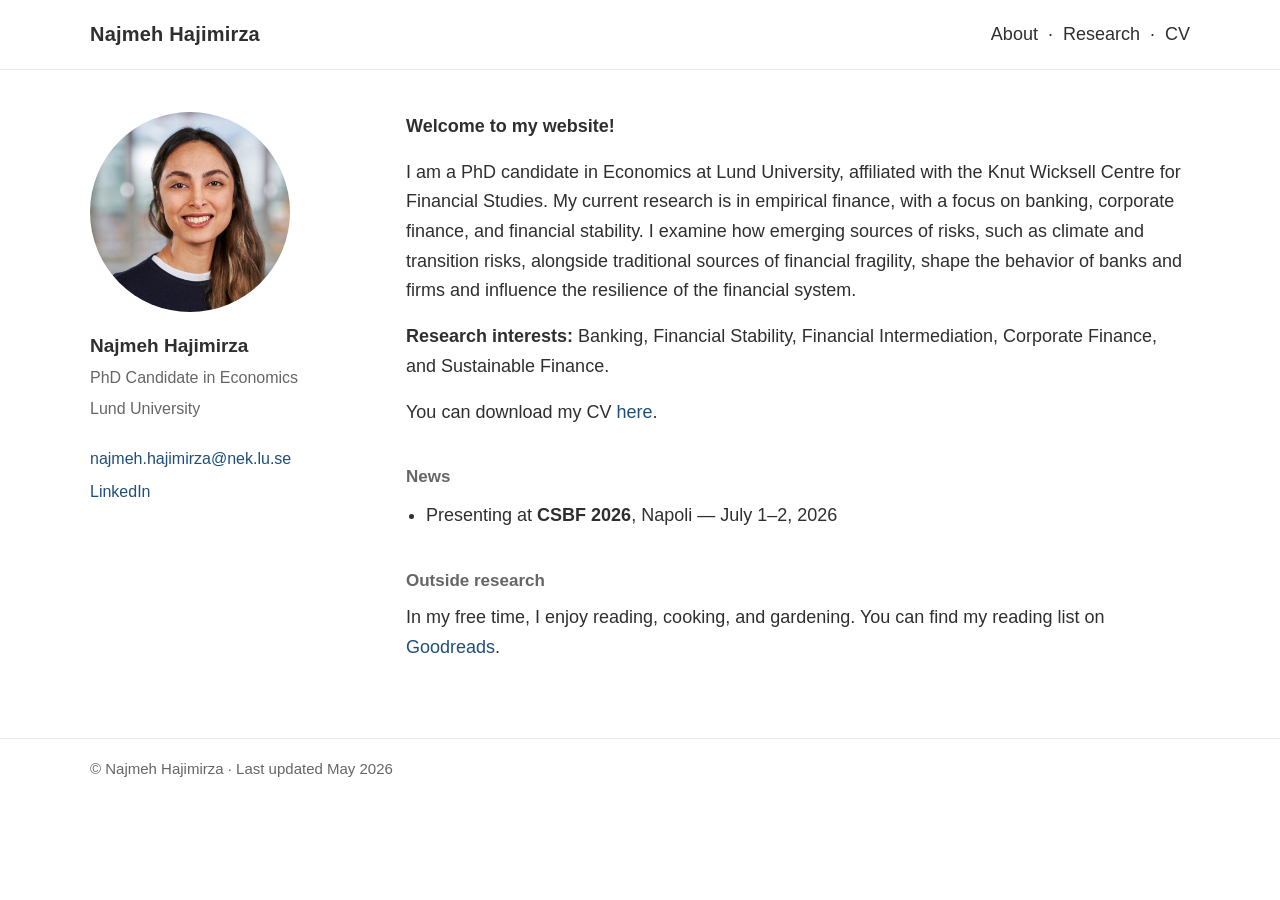
<file: index.html>
<!DOCTYPE html>
<html lang="en">
<head>
  <meta name="google-site-verification" content="trTaFo2zo2GZkyrocaPm7RHqzK79g09IYBWZEbSpXds" />
  <meta charset="UTF-8" />
  <meta name="viewport" content="width=device-width, initial-scale=1.0" />
  <title>Najmeh Hajimirza</title>
  <meta name="description" content="Najmeh Hajimirza | PhD Candidate in Economics at Lund University" />
  <style>
    :root{
      --text:#2f2f2f;
      --muted:#666;
      --line:#e6e6e6;
      --bg:#ffffff;
      --link:#1f4e79;
      --max:1100px;
    }
    *{box-sizing:border-box}
    html{scroll-behavior:smooth}
    body{
      margin:0;
      background:var(--bg);
      color:var(--text);
      font-family: Arial, Helvetica, sans-serif;
      line-height:1.65;
      font-size:18px;
    }
    a{color:var(--link); text-decoration:none}
    a:hover{text-decoration:underline}
    .container{
      width:min(calc(100% - 48px), var(--max));
      margin:0 auto;
    }
    .site-header{
      border-bottom:1px solid var(--line);
      padding:18px 0;
    }
    .nav-wrap{
      display:flex;
      justify-content:space-between;
      align-items:center;
      gap:20px;
      flex-wrap:wrap;
    }
    .brand{
      color:var(--text);
      font-size:20px;
      font-weight:700;
      letter-spacing:0.01em;
    }
    .nav{
      display:flex;
      gap:10px;
      flex-wrap:wrap;
    }
    .nav a{
      color:var(--text);
      font-size:18px;
    }
    main{
      padding:42px 0 60px;
    }
    .page-grid{
      display:grid;
      grid-template-columns:260px minmax(0, 1fr);
      gap:56px;
      align-items:start;
    }
    .sidebar{
      display:flex;
      flex-direction:column;
      align-items:flex-start;
    }
    .sidebar img{
      width:200px;
      height:200px;
      object-fit:cover;
      object-position: center top;
      border-radius:50%;
      margin-bottom:18px;
    }
    .name{
      font-size:19px;
      font-weight:700;
      margin:0 0 4px;
    }
    .position{
      color:var(--muted);
      font-size:16px;
      margin:0 0 4px;
    }
    .institution{
      color:var(--muted);
      font-size:16px;
      margin:0 0 18px;
    }
    .contact-list{
      list-style:none;
      padding:0;
      margin:0;
      font-size:16px;
    }
    .contact-list li{
      margin:6px 0;
      color:var(--muted);
    }
    .contact-list a{
      color:var(--link);
    }
    .content h2{
      margin:40px 0 10px;
      font-size:22px;
      font-weight:700;
      border-bottom:1px solid var(--line);
      padding-bottom:6px;
    }
    .content h2.small-heading{
      font-size:17px;
      font-weight:600;
      color:var(--muted);
      border-bottom:none;
      margin:36px 0 8px;
      padding-bottom:0;
    }
    .content p{
      margin:0 0 16px;
    }
    .news-list{
      margin:10px 0 0 0;
      padding-left:20px;
    }
    .news-list li{
      margin-bottom:8px;
    }
    .footer{
      border-top:1px solid var(--line);
      padding:18px 0 30px;
      color:var(--muted);
      font-size:15px;
    }
    @media (max-width: 850px){
      body{font-size:17px}
      .page-grid{grid-template-columns:1fr; gap:28px}
      .sidebar{align-items:center; text-align:center;}
    }
  </style>
</head>
<body>
  <header class="site-header">
    <div class="container nav-wrap">
      <a class="brand" href="index.html">Najmeh Hajimirza</a>
      <nav class="nav">
        <a href="index.html">About</a> &middot;
        <a href="research.html">Research</a> &middot;
        <a href="najmeh_hajimirza_cv.pdf">CV</a>
      </nav>
    </div>
  </header>

  <main>
    <div class="container page-grid">

      <aside class="sidebar">
        <img src="photo.jpg" alt="Najmeh Hajimirza">
        <p class="name">Najmeh Hajimirza</p>
        <p class="position">PhD Candidate in Economics</p>
        <p class="institution">Lund University</p>
        <ul class="contact-list">
          <li><a href="mailto:najmeh.hajimirza@nek.lu.se">najmeh.hajimirza@nek.lu.se</a></li>
          <li><a href="https://www.linkedin.com/in/najmeh-hajimirza/" target="_blank" rel="noopener">LinkedIn</a></li>
        </ul>
      </aside>

      <section class="content">
        <p>
          <strong>Welcome to my website!</strong>
        </p>

        <p>
          I am a PhD candidate in Economics at Lund University, affiliated with the Knut Wicksell Centre for Financial Studies. 
          My current research is in empirical finance, with a focus on banking, corporate finance, and financial stability. 
          I examine how emerging sources of risks, such as climate and transition risks, alongside traditional sources of financial fragility,
          shape the behavior of banks and firms and influence the resilience of the financial system.
        </p>

        <p>
          <strong>Research interests:</strong> Banking, Financial Stability, Financial Intermediation, Corporate Finance, and Sustainable Finance.
        </p>

        <p>
          You can download my CV <a href="najmeh_hajimirza_cv.pdf">here</a>.
        </p>

        <h2 class="small-heading">News</h2>
        <ul class="news-list">
          <li>Presenting at <strong>CSBF 2026</strong>, Napoli &mdash; July 1&ndash;2, 2026</li>
        </ul>

        <h2 class="small-heading">Outside research</h2>
        <p>
          In my free time, I enjoy reading, cooking, and gardening.
          You can find my reading list on <a href="https://www.goodreads.com/hanna_hm" target="_blank" rel="noopener">Goodreads</a>.
        </p>

      </section>
    </div>
  </main>

  <footer class="footer">
    <div class="container">
      &copy; Najmeh Hajimirza &middot; Last updated May 2026
    </div>
  </footer>
</body>
</html>
</file>
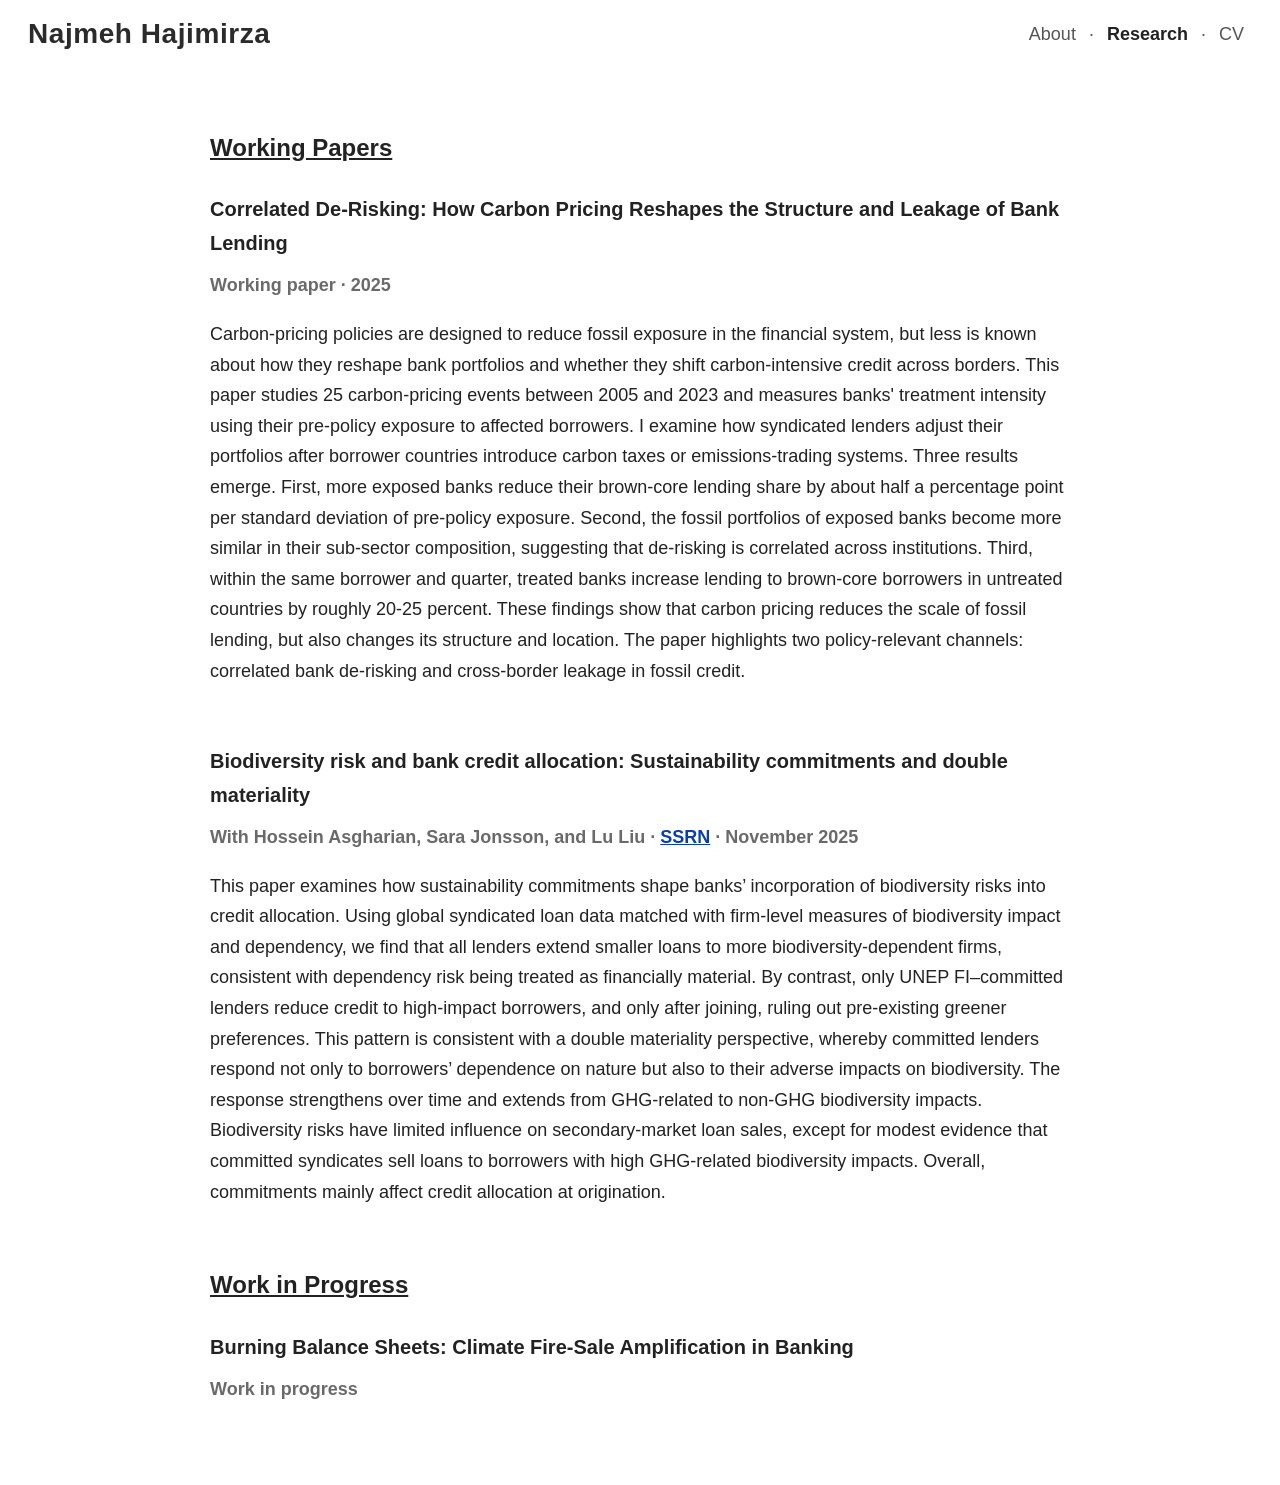
<file: research.html>
<!DOCTYPE html>
<html lang="en">
<head>
  <meta charset="UTF-8">
  <meta name="viewport" content="width=device-width, initial-scale=1.0">
  <title>Research &ndash; Najmeh Hajimirza</title>
  <link rel="stylesheet" href="style.css">
</head>
<body>
  <header class="site-header">
    <div class="topbar">
      <div class="site-name">
        <a href="index.html">Najmeh Hajimirza</a>
      </div>
      <nav class="nav">
        <a href="index.html">About</a> &middot;
        <a href="research.html" class="active">Research</a> &middot;
        <a href="najmeh_hajimirza_cv.pdf">CV</a>
      </nav>
    </div>
  </header>

  <main class="main">

    <!-- ===== WORKING PAPERS ===== -->
    <h2>Working Papers</h2>

    <div class="paper">
      <div class="paper-title">
        Correlated De-Risking: How Carbon Pricing Reshapes the Structure and Leakage of Bank Lending
      </div>
      <div class="paper-status">Working paper &middot; 2025</div>
      <p>
        Carbon-pricing policies are designed to reduce fossil exposure in the financial system,
        but less is known about how they reshape bank portfolios and whether they shift
        carbon-intensive credit across borders. This paper studies 25 carbon-pricing events
        between 2005 and 2023 and measures banks' treatment intensity using their pre-policy
        exposure to affected borrowers. I examine how syndicated lenders adjust their portfolios
        after borrower countries introduce carbon taxes or emissions-trading systems.
        Three results emerge. First, more exposed banks reduce their brown-core lending share
        by about half a percentage point per standard deviation of pre-policy exposure.
        Second, the fossil portfolios of exposed banks become more similar in their sub-sector
        composition, suggesting that de-risking is correlated across institutions.
        Third, within the same borrower and quarter, treated banks increase lending to
        brown-core borrowers in untreated countries by roughly 20-25 percent.
        These findings show that carbon pricing reduces the scale of fossil lending,
        but also changes its structure and location. The paper highlights two policy-relevant
        channels: correlated bank de-risking and cross-border leakage in fossil credit.
      </p>
    </div>

    <div class="paper">
      <div class="paper-title">
        Biodiversity risk and bank credit allocation: Sustainability commitments and double materiality
      </div>
      <div class="paper-status">
        With Hossein Asgharian, Sara Jonsson, and Lu Liu &middot;
        <a href="https://papers.ssrn.com/sol3/papers.cfm?abstract_id=5759722" target="_blank" rel="noopener">SSRN</a>
        &middot; November 2025
      </div>
      <p>
        This paper examines how sustainability commitments shape banks’ incorporation of 
        biodiversity risks into credit allocation. Using global syndicated loan data matched
        with firm-level measures of biodiversity impact and dependency, we find that all lenders 
        extend smaller loans to more biodiversity-dependent firms, consistent with dependency
        risk being treated as financially material. By contrast, only UNEP FI–committed lenders
        reduce credit to high-impact borrowers, and only after joining, ruling out pre-existing
        greener preferences. This pattern is consistent with a double materiality perspective,
        whereby committed lenders respond not only to borrowers’ dependence on nature but also to
        their adverse impacts on biodiversity. The response strengthens over time and extends from
        GHG-related to non-GHG biodiversity impacts. Biodiversity risks have limited influence on
        secondary-market loan sales, except for modest evidence that committed syndicates sell
        loans to borrowers with high GHG-related biodiversity impacts. Overall, commitments mainly
        affect credit allocation at origination.
      </p>
    </div>

    <!-- ===== WORK IN PROGRESS ===== -->
    <h2>Work in Progress</h2>

    <div class="paper">
      <div class="paper-title">
        Burning Balance Sheets: Climate Fire-Sale Amplification in Banking
      </div>
      <div class="paper-status">Work in progress</div>
    </div>

  </main>
</body>
</html>
</file>
<file: style.css>
body {
  margin: 0;
  font-family: Arial, Helvetica, sans-serif;
  background: #ffffff;
  color: #222222;
  line-height: 1.7;
  font-size: 18px;
}

a {
  color: #0b3ea9;
  text-decoration: underline;
}

.site-header {
  padding: 10px 0 0 0;
}

.topbar {
  display: flex;
  justify-content: space-between;
  align-items: center;
  padding: 0 28px;
}

.site-name a {
  text-decoration: none;
  color: #2b2b2b;
  font-size: 28px;
  font-weight: 700;
  letter-spacing: 0.02em;
}

.nav {
  font-size: 18px;
  color: #555;
}

.nav a {
  color: #555;
  text-decoration: none;
  margin: 0 8px;
}

.nav a.active {
  font-weight: 700;
  color: #222;
}

.main {
  max-width: 860px;
  margin: 70px auto 80px auto;
  padding: 0 24px;
}

h1, h2, h3 {
  color: #222;
}

h1 {
  font-size: 24px;
  margin: 0 0 28px 0;
}

h2 {
  font-size: 24px;
  margin: 56px 0 24px 0;
  text-decoration: underline;
}

.paper-title {
  font-size: 20px;
  font-weight: 700;
  margin-bottom: 10px;
}

.paper-status {
  color: #6a6a6a;
  font-weight: 700;
}

.paper {
  margin-bottom: 58px;
}

.center-text {
  text-align: center;
  font-size: 20px;
  margin-top: 40px;
}

ul.simple-list {
  padding-left: 24px;
}

ul.simple-list li {
  margin-bottom: 14px;
}
</file>
